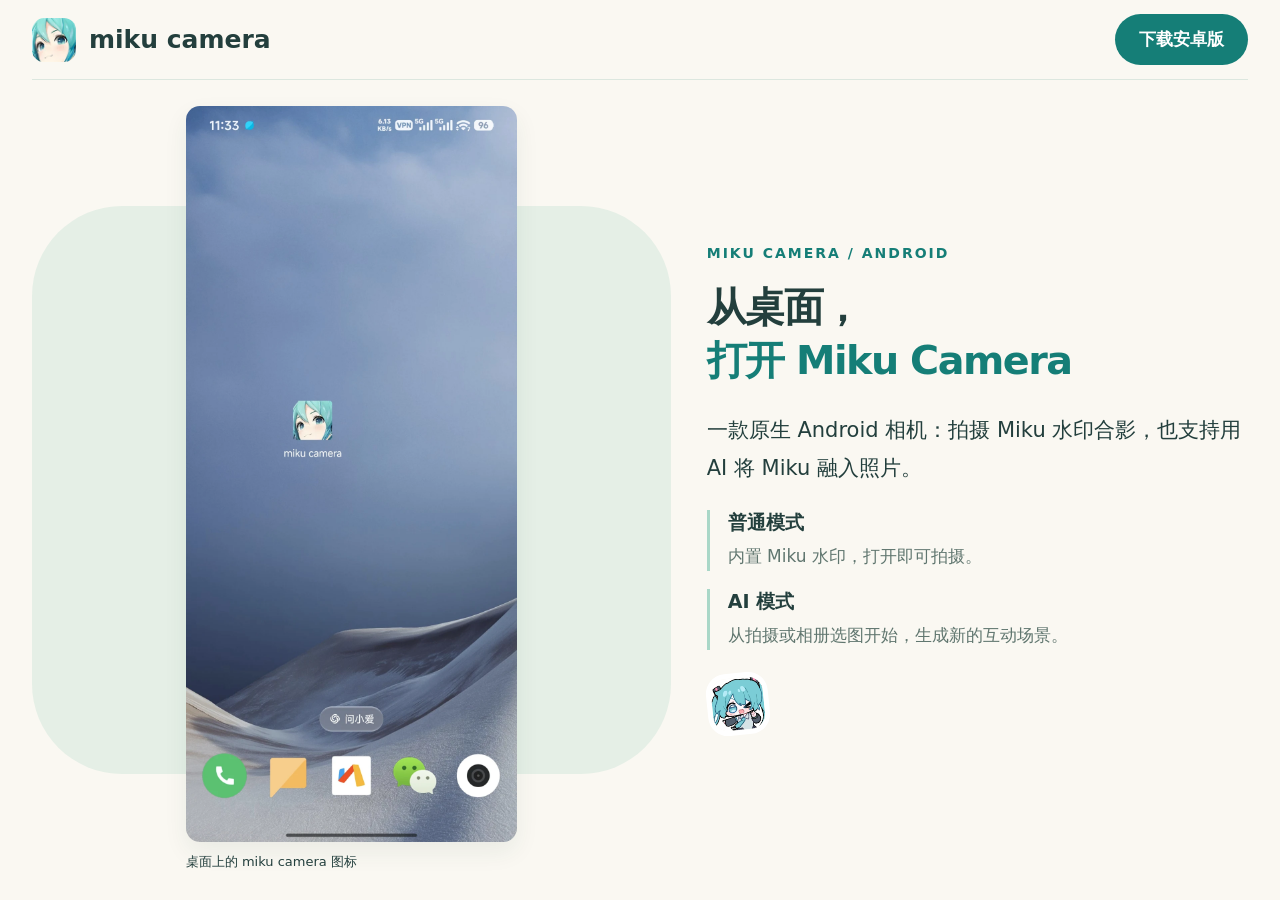
<file: docs/index.html>
<!doctype html>
<html lang="zh-CN"><head><meta charset="utf-8"><meta name="viewport" content="width=device-width,initial-scale=1"><meta name="theme-color" content="#39c5bb"><title>miku camera · 功能介绍</title><meta name="description" content="Miku Camera：Android 水印相机与 AI 图像创作。了解相机拍摄、自定义水印、AI 工作流、风格设置与结果保存。"><link rel="icon" href="assets/icon.png"><link rel="stylesheet" href="site.css"></head><body>
<header class="header"><a class="brand" href="#home"><img src="assets/icon.png" alt=""><strong>miku camera</strong></a><a class="button header-download" href="https://github.com/zakee039/miku-camera/releases">下载安卓版</a></header>
<main id="viewport" tabindex="0" aria-label="功能介绍，点击下一页，左右方向键切换页面"><div id="track">
<section class="slide " id="home" aria-label="1 / 10 从桌面打开">
  <div class="panel">
    <div class="visual single"><figure class="shot"><div class="screenshot-frame"><img src="assets/desktop.webp" alt="桌面上的 miku camera 图标实机截图" draggable="false"></div><figcaption>桌面上的 miku camera 图标</figcaption></figure></div>
    <div class="copy"><div class="eyebrow">MIKU CAMERA / ANDROID</div><h1>从桌面，<br><em>打开 Miku Camera</em></h1><p class="description">一款原生 Android 相机：拍摄 Miku 水印合影，也支持用 AI 将 Miku 融入照片。</p><ul class="features"><li><b>普通模式</b><span>内置 Miku 水印，打开即可拍摄。</span></li><li><b>AI 模式</b><span>从拍摄或相册选图开始，生成新的互动场景。</span></li></ul><p class="note"></p><img class="sticker" src="assets/hello.webp" alt="Miku 表情贴纸" draggable="false"></div>
  </div>
</section>
<section class="slide reverse" id="camera" aria-label="2 / 10 相机拍摄">
  <div class="panel">
    <div class="visual single"><figure class="shot"><div class="screenshot-frame"><img src="assets/camera.webp" alt="普通模式取景界面实机截图" draggable="false"></div><figcaption>普通模式取景界面</figcaption></figure></div>
    <div class="copy"><div class="eyebrow">01 / CAMERA</div><h2>进入取景框，<br><em>直接预览水印</em></h2><p class="description">Miku、时间与地点显示在取景画面中。取景框与成片保持一致，支持前后镜头及横竖屏拍摄。</p><ul class="features"><li><b>对焦与曝光</b><span>点击画面对焦，调整曝光和闪光灯。</span></li><li><b>从拍摄开始</b><span>普通模式直接合成水印，AI 模式使用干净原图创作。</span></li></ul><p class="note"></p><img class="sticker" src="assets/happy.webp" alt="Miku 表情贴纸" draggable="false"></div>
  </div>
</section>
<section class="slide " id="watermark" aria-label="3 / 10 选择与编辑水印">
  <div class="panel">
    <div class="visual pair"><figure class="shot"><div class="screenshot-frame"><img src="assets/presets.webp" alt="选择 / 新建水印实机截图" draggable="false"></div><figcaption>选择 / 新建水印</figcaption></figure><figure class="shot"><div class="screenshot-frame"><img src="assets/watermark.webp" alt="编辑水印与显示选项实机截图" draggable="false"></div><figcaption>编辑水印与显示选项</figcaption></figure></div>
    <div class="copy"><div class="eyebrow">02 / WATERMARK</div><h2>选择水印，<br><em>再调整它的样式</em></h2><p class="description">先从列表选择或新建预设，再上传 PNG，调整位置、旋转与描边，按需显示时间和地点。</p><ul class="features"><li><b>水印列表</b><span>新建、命名、编辑或删除，记住上次选择。</span></li><li><b>独立排版</b><span>时间与地点不随 PNG 旋转，可选择门牌显示。</span></li></ul><p class="note"></p><img class="sticker" src="assets/shy.webp" alt="Miku 表情贴纸" draggable="false"></div>
  </div>
</section>
<section class="slide reverse" id="api" aria-label="4 / 10 API 配置">
  <div class="panel">
    <div class="visual pair"><figure class="shot"><div class="screenshot-frame"><img src="assets/api-configs.webp" alt="选择当前 API 配置实机截图" draggable="false"></div><figcaption>选择当前 API 配置</figcaption></figure><figure class="shot"><div class="screenshot-frame"><img src="assets/providers.webp" alt="新增配置与协议选择实机截图" draggable="false"></div><figcaption>新增配置与协议选择</figcaption></figure></div>
    <div class="copy"><div class="eyebrow">03 / API CONFIGURATION</div><h2>配置 AI 服务，<br><em>按需切换模型</em></h2><p class="description">保存多套 API 配置，选择当前使用的服务；新增时设置协议、API Key、Base URL 与图像模型。</p><ul class="features"><li><b>多套配置</b><span>在已保存的配置之间切换，也可以继续编辑。</span></li><li><b>多协议支持</b><span>OpenAI、Gemini、火山方舟、通义千问及 OpenAI 兼容接口。</span></li></ul><p class="note"></p><img class="sticker" src="assets/happy.webp" alt="Miku 表情贴纸" draggable="false"></div>
  </div>
</section>
<section class="slide " id="settings" aria-label="5 / 10 相机设置">
  <div class="panel">
    <div class="visual single"><figure class="shot"><div class="screenshot-frame"><img src="assets/settings.webp" alt="默认启动、提示词与参考图设置实机截图" draggable="false"></div><figcaption>默认启动、提示词与参考图设置</figcaption></figure></div>
    <div class="copy"><div class="eyebrow">04 / CAMERA SETTINGS</div><h2>设置默认模式，<br><em>保存创作偏好</em></h2><p class="description">选择默认进入水印相机或 AI 模式，编辑默认提示词，并设置下次创作使用的参考图。</p><ul class="features"><li><b>形象参考预设</b><span>更换或清除默认参考图，提示词页可直接调用。</span></li><li><b>服务与应用</b><span>进入 API 配置，查看版本、应用说明与作者主页。</span></li></ul><p class="note"></p><img class="sticker" src="assets/flowers.webp" alt="Miku 表情贴纸" draggable="false"></div>
  </div>
</section>
<section class="slide reverse" id="ai" aria-label="6 / 10 AI 选图与提示词">
  <div class="panel">
    <div class="visual single"><figure class="shot"><div class="screenshot-frame"><img src="assets/prompt.webp" alt="原图、参考图与生成参数实机截图" draggable="false"></div><figcaption>原图、参考图与生成参数</figcaption></figure></div>
    <div class="copy"><div class="eyebrow">05 / AI CREATION</div><h2>选好原图，<br><em>确认这一张的创作</em></h2><p class="description">拍摄或导入原图与参考图，编辑提示词；选择二次元或真人、服装、分辨率及时间地点水印。</p><ul class="features"><li><b>形象与服装</b><span>二次元 / 真人，公式服 / 非公式服。</span></li><li><b>生成参数</b><span>1K / 2K / 4K；确认提示词后开始生成。</span></li></ul><p class="note">AI 模式需使用你配置的 API 服务。</p><img class="sticker" src="assets/shy.webp" alt="Miku 表情贴纸" draggable="false"></div>
  </div>
</section>
<section class="slide " id="background" aria-label="7 / 10 桌面悬浮窗">
  <div class="panel">
    <div class="visual single"><figure class="shot"><div class="screenshot-frame"><img src="assets/background.webp" alt="桌面上的 AI 任务悬浮窗实机截图" draggable="false"></div><figcaption>桌面上的 AI 任务悬浮窗</figcaption></figure></div>
    <div class="copy"><div class="eyebrow">06 / BACKGROUND TASKS</div><h2>回到桌面，<br><em>也能查看生成进度</em></h2><p class="description">AI 任务在后台继续处理，通过可拖动的悬浮窗跟进进度，不必一直停留在生成页面。</p><ul class="features"><li><b>同时查看多项任务</b><span>窗口列出形象、服装、分辨率与当前状态。</span></li><li><b>状态随任务更新</b><span>截图展示四项任务，包括重新提交和正在生成。</span></li></ul><p class="note"></p><img class="sticker" src="assets/happy.webp" alt="Miku 表情贴纸" draggable="false"></div>
  </div>
</section>
<section class="slide reverse" id="styles" aria-label="8 / 10 公式服生成结果">
  <div class="panel">
    <div class="visual pair"><figure class="shot"><div class="screenshot-frame"><img src="assets/anime.webp" alt="二次元 · 公式服实机截图" draggable="false"></div><figcaption>二次元 · 公式服</figcaption></figure><figure class="shot"><div class="screenshot-frame"><img src="assets/real.webp" alt="真人写实 · 公式服实机截图" draggable="false"></div><figcaption>真人写实 · 公式服</figcaption></figure></div>
    <div class="copy"><div class="eyebrow">07 / CLASSIC OUTFIT</div><h2>同一处风景，<br><em>两种形象的结果</em></h2><p class="description">先看公式服的生成结果：二次元与真人写实分别融入同一张山间溪流照片。</p><ul class="features"><li><b>二次元形象</b><span>保留动漫风格，与实拍风景组合。</span></li><li><b>真人写实形象</b><span>用写实风格呈现 Miku，并生成时间地点水印。</span></li></ul><p class="note">应用内实际生成示例，效果随模型与输入变化。</p><img class="sticker" src="assets/love.webp" alt="Miku 表情贴纸" draggable="false"></div>
  </div>
</section>
<section class="slide " id="save" aria-label="9 / 10 参考造型与保存">
  <div class="panel">
    <div class="visual pair"><figure class="shot"><div class="screenshot-frame"><img src="assets/outfit.webp" alt="二次元 · 非公式服实机截图" draggable="false"></div><figcaption>二次元 · 非公式服</figcaption></figure><figure class="shot"><div class="screenshot-frame"><img src="assets/real-outfit.webp" alt="真人写实 · 非公式服实机截图" draggable="false"></div><figcaption>真人写实 · 非公式服</figcaption></figure></div>
    <div class="copy"><div class="eyebrow">08 / REFERENCE OUTFIT & SAVE</div><h2>再看参考造型，<br><em>对比并保存结果</em></h2><p class="description">同一组原图与参考图，继续查看非公式服的二次元、真人结果。按住图片对比原图，再决定保存内容。</p><ul class="features"><li><b>继续修改</b><span>返回修改提示词，或重新拍摄。</span></li><li><b>保存到相册</b><span>保存 AI 图、原图或两张都保留，存入 Pictures / miku camera。</span></li></ul><p class="note">应用内实际生成示例，效果随模型与输入变化。</p><img class="sticker" src="assets/flowers.webp" alt="Miku 表情贴纸" draggable="false"></div>
  </div>
</section>
<section class="slide reverse" id="download" aria-label="10 / 10 下载应用">
  <div class="panel">
    <div class="visual brand-ending"><div class="app-sign"><img src="assets/icon.png" alt="miku camera 应用图标"><strong>miku camera</strong><span>水印拍摄 · AI 创作</span></div></div>
    <div class="copy"><div class="eyebrow">09 / DOWNLOAD</div><h2>miku camera<br><em>从第一张照片开始</em></h2><p class="description">安装 Android 版，使用普通水印相机；配置自己的 API 服务后，即可开始 AI 创作。</p><ul class="features"><li><b>普通模式在本机完成</b><span>取景、水印合成与相册保存都在设备本地处理。</span></li><li><b>开源项目</b><span>在 GitHub 查看源码与发布版本。</span></li></ul><div class="actions"><a class="button" href="https://github.com/zakee039/miku-camera/releases">下载Android版</a><a class="button" href="https://github.com/zakee039/miku-camera">查看项目</a></div><button class="return-home" type="button">返回首页</button><p class="note"></p><img class="sticker" src="assets/love.webp" alt="Miku 表情贴纸" draggable="false"></div>
  </div>
</section>
</div></main><script src="site.js"></script></body></html>
</file>
<file: docs/site.css>
:root{--paper:#faf8f2;--ink:#233f3d;--green:#157e77;--mint:#39c5bb;--muted:#60766f;--line:#dce7df;--header:80px;--content:1280px;font-family:'Microsoft YaHei','PingFang SC',system-ui,sans-serif;color:var(--ink);background:var(--paper)}
*{box-sizing:border-box}html,body{margin:0;width:100%;height:100%;overflow:hidden}body{height:100dvh;display:grid;grid-template-rows:var(--header) minmax(0,1fr);-webkit-font-smoothing:antialiased}a{color:inherit;text-decoration:none}button{font:inherit;cursor:pointer}a:focus-visible,button:focus-visible{outline:3px solid var(--mint);outline-offset:3px}img{display:block;max-width:100%}
.header{width:min(var(--content),calc(100% - 64px));margin-inline:auto;display:flex;align-items:center;justify-content:space-between;border-bottom:1px solid var(--line);gap:20px}.brand{display:flex;align-items:center;gap:13px;font-size:25px}.brand img{width:44px;height:44px;border-radius:12px}.header-download{white-space:nowrap}
#viewport{overflow:hidden;min-height:0;touch-action:pan-y pinch-zoom;cursor:pointer;outline-offset:-4px}#track{display:flex;height:100%;transition:transform .55s cubic-bezier(.22,.75,.2,1);will-change:transform}.slide{flex:0 0 100%;min-width:0;height:100%;padding:26px 32px;display:flex;align-items:center}.panel{width:min(var(--content),100%);height:min(100%,820px);margin:auto;display:grid;grid-template-columns:minmax(0,1.18fr) minmax(0,1fr);grid-template-rows:minmax(0,1fr);gap:48px;align-items:center;min-height:0}.reverse .panel{grid-template-columns:minmax(0,1fr) minmax(0,1.18fr)}.reverse .visual{order:2}.reverse .copy{order:1}
.visual{height:100%;min-width:0;min-height:0;display:flex;gap:20px;align-items:center;justify-content:center;position:relative;isolation:isolate;container-type:size}.visual:before{content:'';position:absolute;inset:13% 0;border-radius:90px;background:#e5efe6;z-index:-1}.slide:nth-child(3n) .visual:before{background:#f3e7e4}
/* The image's intrinsic ratio sets the frame height: no white border or letterboxing. */
.shot{margin:0;flex:none;min-width:0;width:min(calc((100cqh - 32px) * .45),calc((100cqw - 20px) / 2));display:flex;flex-direction:column;gap:8px}.screenshot-frame{padding:0;border:0;background:transparent;border-radius:14px;overflow:hidden;box-shadow:0 10px 25px #23483b12}.shot .screenshot-frame{width:100%;height:auto;aspect-ratio:auto}.shot img{width:100%;height:auto;display:block}.screenshot-frame img{user-select:none;-webkit-user-drag:none}.shot figcaption{font-size:15px;line-height:24px;white-space:nowrap}.with-detail .shot{width:min(calc((100cqh - 32px) * .45),44cqw)}.detail-shot{margin:0;min-width:0;flex:1}.detail-shot .screenshot-frame{width:100%;height:clamp(220px,34vh,370px)}.detail-shot img{width:100%;height:100%;object-fit:cover}.detail-shot figcaption{font-size:15px;line-height:1.8;margin-top:16px;color:var(--muted)}.detail-shot figcaption span{display:block;font-size:12px;font-weight:700;letter-spacing:2px;color:var(--green);margin-bottom:4px}
.copy{position:relative;min-width:0;padding-block:8px}.eyebrow{color:var(--green);font-size:14px;letter-spacing:2px;font-weight:700}h1,h2{font-size:clamp(35px,3.1vw,54px);line-height:1.35;letter-spacing:-1.5px;margin:20px 0 24px}em{font-style:normal;color:var(--green)}p{margin:0}.description{font-size:clamp(20px,1.45vw,24px);line-height:1.8}.features{padding:0;margin:27px 0;list-style:none;display:grid;gap:22px}.features li{border-left:3px solid #a9d7c7;padding-left:18px}.features b{font-size:21px;display:block;margin-bottom:6px}.features span{font-size:18px;line-height:1.7;display:block;color:var(--muted)}.note{font-size:13px;line-height:1.7;color:var(--muted);margin-top:20px}.note:empty{display:none}.actions{display:flex;align-items:center;flex-wrap:wrap;gap:20px;margin-top:24px}.button{display:inline-flex;justify-content:center;padding:14px 24px;background:var(--green);color:#fff;border-radius:30px;font-size:17px;font-weight:700}.button:hover{background:#0b6b64}.actions .button{min-width:150px}.return-home{display:block;margin-top:18px;padding:9px 18px;border:1px solid #bad5c8;border-radius:24px;background:transparent;color:var(--green);font-size:15px}.return-home:hover{background:#e4efe6}.sticker{width:70px;height:70px;object-fit:cover;border:5px solid white;border-radius:20px;transform:rotate(-6deg);margin-top:24px}
@media(max-width:1350px){.panel,.reverse .panel{gap:36px}.features{gap:18px;margin:23px 0}.features b{font-size:19px}.features span{font-size:17px}.description{font-size:21px}.sticker{width:62px;height:62px;margin-top:18px}.visual{gap:16px}.shot{width:min(calc((100cqh - 32px) * .45),calc((100cqw - 16px) / 2))}.shot figcaption{font-size:13px}}
@media(max-height:850px) and (min-width:761px){:root{--header:64px}.slide{padding-block:20px}h1,h2{font-size:clamp(31px,3vw,45px);margin:16px 0}.description{font-size:20px;line-height:1.65}.features{margin:22px 0;gap:18px}.features b{font-size:19px;margin-bottom:4px}.features span{font-size:16px}.sticker{position:absolute;right:0;bottom:0;width:60px;height:60px;margin:0}.actions{max-width:calc(100% - 65px)}.note{font-size:12px;max-width:calc(100% - 70px)}.eyebrow{font-size:12px}.button{font-size:15px;padding:12px 18px}.return-home{font-size:13px;margin-top:14px}}
@media(max-width:1000px){.detail-shot{display:none}.with-detail .shot{width:min(calc((100cqh - 32px) * .45),100cqw)}.brand{font-size:22px}}
@media(max-width:760px){:root{--header:60px}.header{width:calc(100% - 36px)}.brand{font-size:19px;gap:9px}.brand img{width:32px;height:32px}.header-download{font-size:12px;padding:10px 15px}.slide{padding:18px 20px 14px}.panel,.reverse .panel{display:flex;flex-direction:column;gap:18px;max-width:580px;height:100%}.slide .copy{order:0;flex:none;width:100%;padding:0}.slide .visual{order:1;flex:1;min-height:0;width:100%;gap:15px}.eyebrow{font-size:10px;letter-spacing:1px;padding-right:45px}h1,h2{font-size:29px;line-height:1.3;letter-spacing:-1px;margin:10px 0}.description{font-size:16px;line-height:1.65}.features{display:none}.note{font-size:11px;margin-top:8px}.sticker{width:40px;height:40px;position:absolute;top:-4px;right:0;border-width:3px;border-radius:12px;margin:0}.actions{margin-top:14px;gap:15px}.button{font-size:13px;padding:10px 14px}.actions .button{min-width:130px}.return-home{font-size:12px;padding:7px 14px;margin-top:12px}.shot{width:min(calc((100cqh - 25px) * .45),calc((100cqw - 15px) / 2));gap:5px}.with-detail .shot{width:min(calc((100cqh - 25px) * .45),100cqw)}.shot figcaption{font-size:11px;line-height:20px;text-align:center}.visual:before{inset:12% 10%;border-radius:70px}}
@media(max-height:600px){:root{--header:50px}.sticker{display:none}.slide{padding-block:12px}h1,h2{font-size:27px;margin:10px 0}.description{font-size:16px}.features{gap:10px;margin:15px 0}.features b{font-size:16px}.features span{font-size:14px}.note{margin-top:10px}.actions{margin-top:12px}.brand img{width:30px;height:30px}.brand{font-size:19px}.slide .copy{padding:0}.eyebrow{font-size:10px}.button{padding:10px 15px;font-size:13px}.detail-shot{display:none}.with-detail .shot{width:min(calc((100cqh - 25px) * .45),100cqw)}}
@media(max-height:500px) and (min-width:761px){.features{display:none}h1,h2{font-size:26px}.description{font-size:15px}.copy .note{font-size:11px}.actions{max-width:none}.return-home{margin-top:9px;padding:6px 12px}}
@media(prefers-reduced-motion:reduce){#track{transition:none}}

/* Single-shot chapters and the closing app mark use the same centered grid. */
.single .shot{width:min(calc((100cqh - 32px) * .45),100cqw)}.app-sign{display:flex;flex-direction:column;align-items:center;gap:22px}.app-sign img{width:180px;height:180px;border-radius:42px;box-shadow:0 16px 35px #23483b15}.app-sign strong{font-size:34px;letter-spacing:-1px}.app-sign span{font-size:18px;color:var(--muted)}
@media(max-width:760px){.single .shot{width:min(calc((100cqh - 25px) * .45),100cqw)}.app-sign{gap:12px}.app-sign img{width:110px;height:110px;border-radius:27px}.app-sign strong{font-size:24px}.app-sign span{font-size:14px}}
@media(max-height:600px){.single .shot{width:min(calc((100cqh - 25px) * .45),100cqw)}.app-sign img{width:100px;height:100px;border-radius:24px}.app-sign{gap:10px}.app-sign strong{font-size:25px}}
</file>
